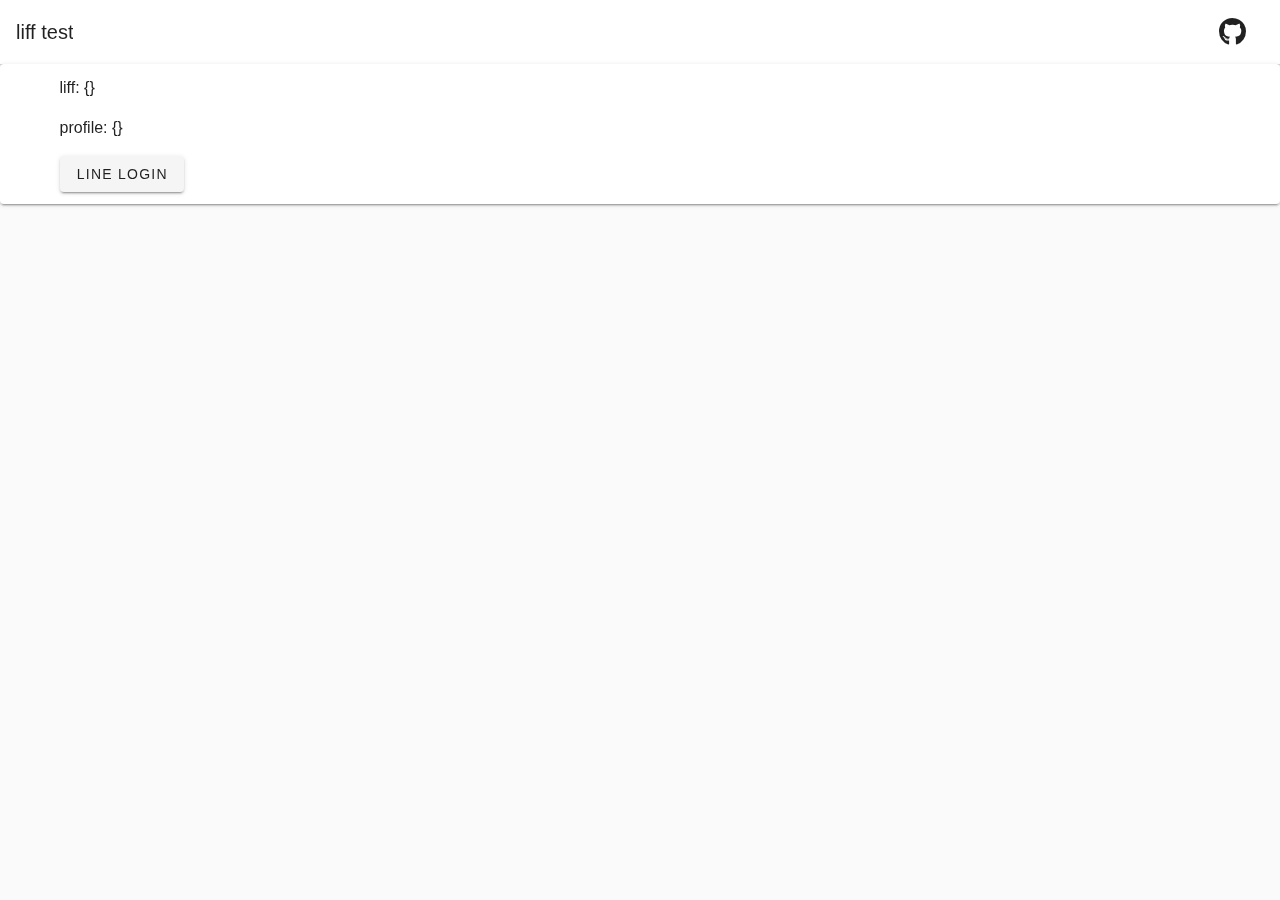
<file: liff/index.html>
<!DOCTYPE html><html lang=en><head><meta charset=utf-8><meta http-equiv=X-UA-Compatible content="IE=edge"><meta name=viewport content="width=device-width,initial-scale=1"><title>Test liff</title><link href=js/app.e38e5192.js rel=preload as=script></head><body><noscript><strong>We're sorry but satsolverjs doesn't work properly without JavaScript enabled. Please enable it to continue.</strong></noscript><div id=app></div><script src=js/app.e38e5192.js></script></body></html>
</file>
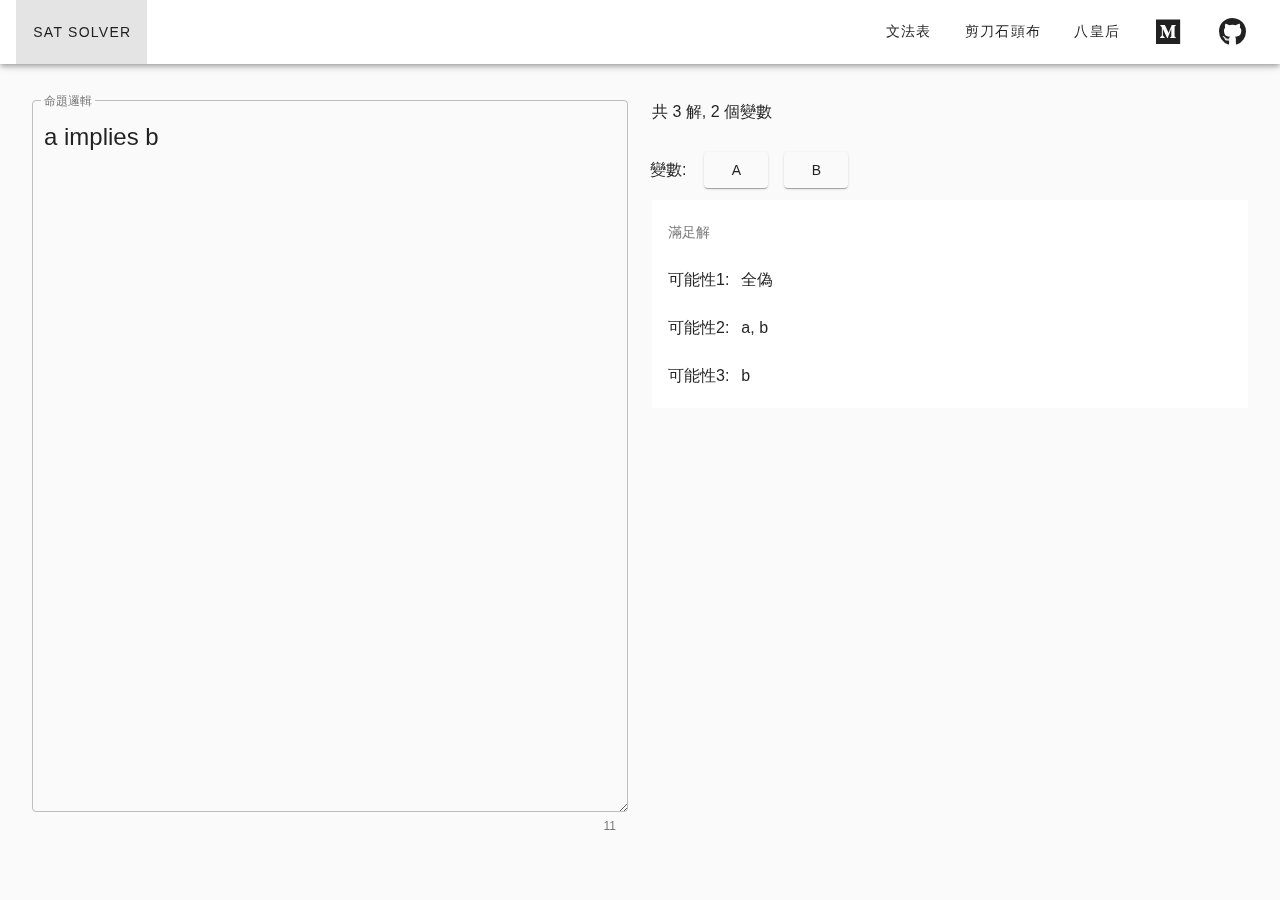
<file: satsolver/index.html>
<!DOCTYPE html><html lang=en><head><meta charset=utf-8><meta http-equiv=X-UA-Compatible content="IE=edge"><meta name=viewport content="width=device-width,initial-scale=1"><title>satsolverjs</title><link href=js/about.8ae2c311.js rel=prefetch><link href=js/example.3d875cdb.js rel=prefetch><link href=css/app.13ba172d.css rel=preload as=style><link href=css/chunk-vendors.80ef840f.css rel=preload as=style><link href=js/app.e2f2c4e3.js rel=preload as=script><link href=js/chunk-vendors.59c91d23.js rel=preload as=script><link href=css/chunk-vendors.80ef840f.css rel=stylesheet><link href=css/app.13ba172d.css rel=stylesheet><link rel=icon type=image/png sizes=32x32 href=img/icons/favicon-32x32.png><link rel=icon type=image/png sizes=16x16 href=img/icons/favicon-16x16.png><link rel=manifest href=manifest.json><meta name=theme-color content=#4DBA87><meta name=apple-mobile-web-app-capable content=no><meta name=apple-mobile-web-app-status-bar-style content=default><meta name=apple-mobile-web-app-title content=satsolverjs><link rel=apple-touch-icon href=img/icons/apple-touch-icon-152x152.png><link rel=mask-icon href=img/icons/safari-pinned-tab.svg color=#4DBA87><meta name=msapplication-TileImage content=img/icons/msapplication-icon-144x144.png><meta name=msapplication-TileColor content=#000000></head><body><noscript><strong>We're sorry but satsolverjs doesn't work properly without JavaScript enabled. Please enable it to continue.</strong></noscript><div id=app></div><script src=js/chunk-vendors.59c91d23.js></script><script src=js/app.e2f2c4e3.js></script></body></html>
</file>
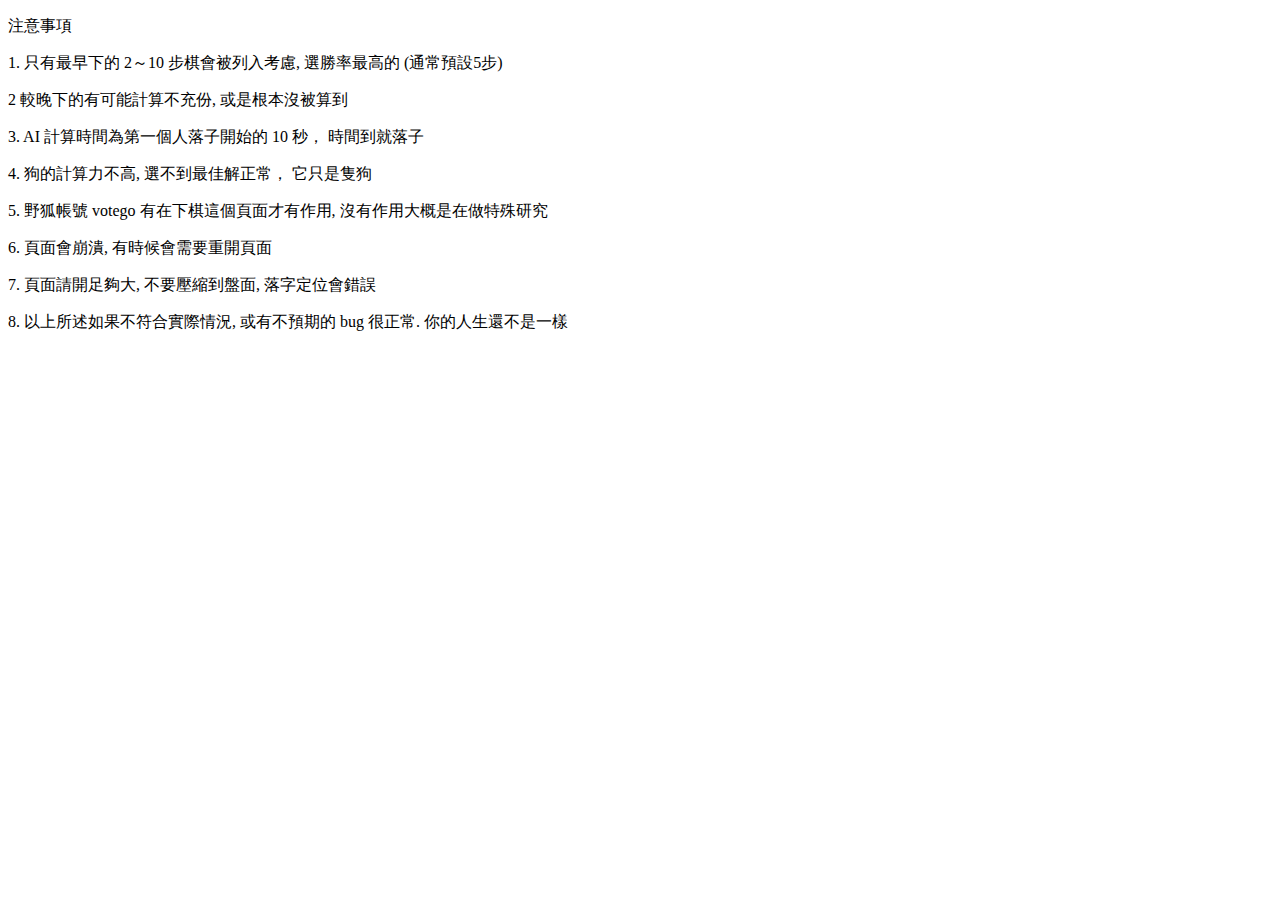
<file: votego/index.html>
<!DOCTYPE html>
<html>
  <head>
    <link rel="stylesheet" href="game.css"></link>
    <link rel="stylesheet" href="tenuki/tenuki.min.css"></link>
    <script type="text/javascript" src="tenuki/tenuki.js"></script>
    <script type="text/javascript" src="paho-mqtt-min.js"></script>
    <script type="text/javascript" src="utils.js"></script>
  </head>
  <body>
    <div style="position: relative">
      <div id="board"></div>
      <div id="suggest"></div>
      <div id="playable"></div>
      <p>注意事項</p>
      <p> 1. 只有最早下的 2～10 步棋會被列入考慮, 選勝率最高的 (通常預設5步) </p>
      <p> 2  較晚下的有可能計算不充份, 或是根本沒被算到</p>
      <p> 3. AI 計算時間為第一個人落子開始的 10 秒， 時間到就落子 </p>
      <p> 4. 狗的計算力不高, 選不到最佳解正常， 它只是隻狗 </p>
      <p> 5. 野狐帳號 votego 有在下棋這個頁面才有作用, 沒有作用大概是在做特殊研究 </p>
      <p> 6. 頁面會崩潰, 有時候會需要重開頁面 </p>
      <p> 7. 頁面請開足夠大, 不要壓縮到盤面, 落字定位會錯誤 </p>
      <p> 8. 以上所述如果不符合實際情況, 或有不預期的 bug 很正常. 你的人生還不是一樣</p>
    </div>
    <script>
      const board = document.querySelector('#board');
      const suggest = document.querySelector('#suggest');
      const playable = document.querySelector('#playable');

      // connection
      const api_host = 'https://votego.pochanglee.com';
      const api = createAPI(api_host)
      const mqtt_host = 'mqtt.pochanglee.com';
      const port = 443;
      const topics = ['/votego/1', '/suggest/1']

      let game
      let suggestGame
      let suggests = [];
      let data
      let canPlay = true;

      function run() {
        fetch(api_host + '/api/board/1').then(function (response) {

          response.json().then(function (d) {
            game = createBoard(board, d);
            suggestGame = setup_suggest(d);
            data = d
            start()
          })
        });

      }
      run()


      function start() {
        let client = getClient(mqtt_host, port)

        client.onMessageArrived = function (payload) {
          console.log(payload.topic)
          if (payload.topic == '/votego/1') {
            data = JSON.parse(payload.payloadString);
            board.textContent = '';
            playable.textContent = '';
            game = createBoard(board, data);
            suggest.className = game.currentPlayer();
            canPlay = true;
            suggests = [];
  /*
            // create playable board
            createBoard(playable, data, {
              _hooks: {
                hoverValue: function (y, x) {
                  if (canPlay) {
                    return game.currentPlayer();
                  }
                },
                handleClick: function (y, x) {
                  if (canPlay) {
                    canPlay = false;
                    api({
                      method: 'post',
                      path: '/api/move/1',
                      data: {
                        step: data.step,
                        y: y,
                        x: x,
                      },
                    });
                  }
                },
              }
            });
            */
          }
          if (payload.topic == '/suggest/1') {
            suggests.push(JSON.parse(payload.payloadString));
          }
          if (data){
            setup_suggest(data)
          }
        }

      }
      function setup_suggest(data) {
          let suggestData = JSON.parse(JSON.stringify(data));
          suggestData.moves = []
          suggestData.rule.handicaps = suggests.slice()

          suggest.textContent = '';
          suggestGame = createBoard(suggest, suggestData, {
            _hooks: {
              handleClick: function (y, x) {
                if (canPlay) {
                  console.log(data);
                  console.log('play', y, x);
                  canPlay = false;
                  api({
                    method: 'post',
                    path: '/api/suggest/1',
                    data: {
                      step: data.step,
                      y: y,
                      x: x,
                    }
                  });
                }
                canPlay = false;
              },
              hoverValue: function (y, x) {
                if (canPlay) {
                  return game.currentPlayer();
                }
              },
            },
          });
      }
    </script>
  </body>
</html>
</file>
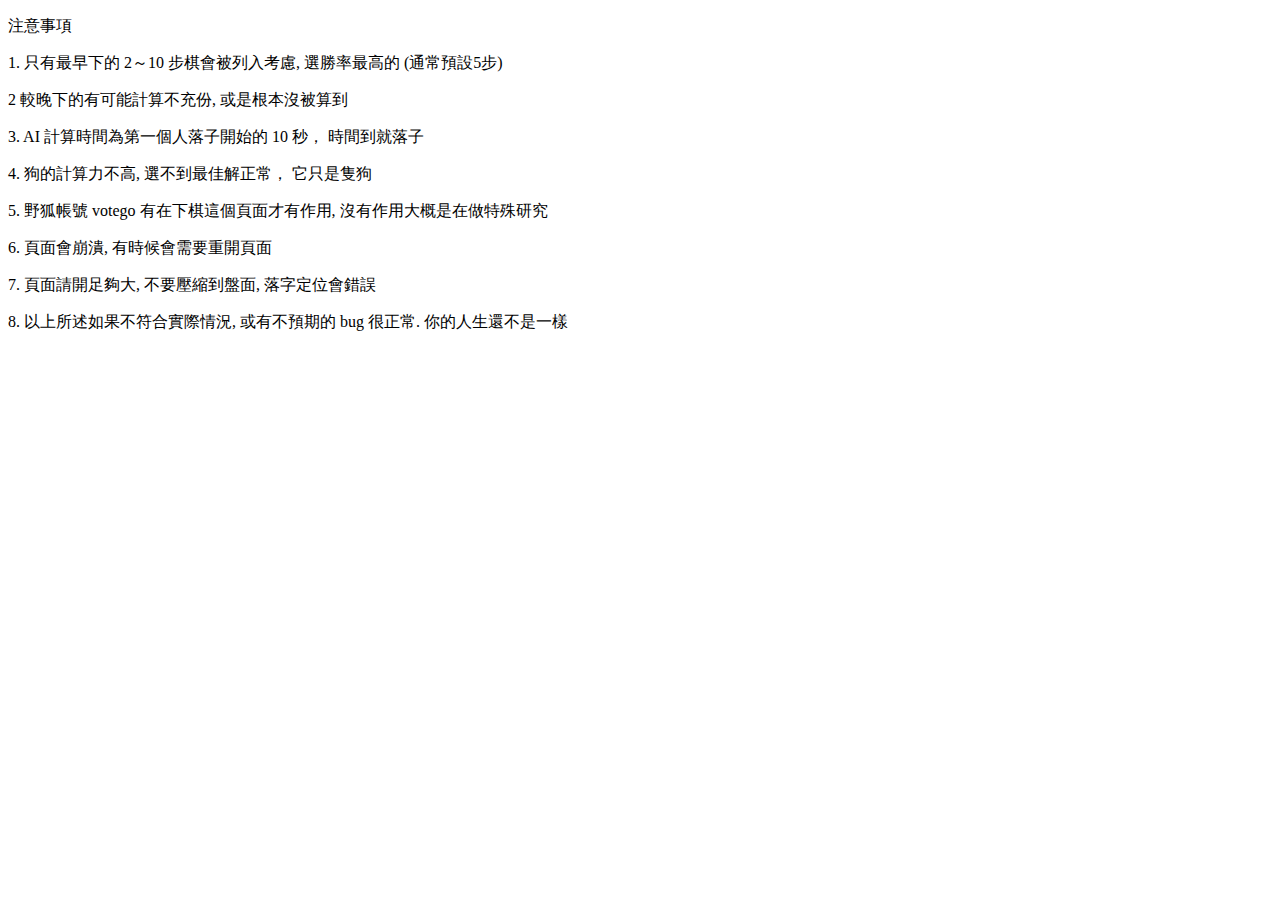
<file: votego/multi.html>
<!DOCTYPE html>
<html>
  <head>
    <link rel="stylesheet" href="game.css"></link>
    <link rel="stylesheet" href="tenuki/tenuki.min.css"></link>
    <script type="text/javascript" src="tenuki/tenuki.js"></script>
    <script type="text/javascript" src="paho-mqtt-min.js"></script>
    <script type="text/javascript" src="utils.js"></script>
  </head>
  <body>
    <div style="position: relative">
      <div id="board"></div>
      <div id="suggest"></div>
      <div id="playable"></div>
      <p>注意事項</p>
      <p> 1. 只有最早下的 2～10 步棋會被列入考慮, 選勝率最高的 (通常預設5步) </p>
      <p> 2  較晚下的有可能計算不充份, 或是根本沒被算到</p>
      <p> 3. AI 計算時間為第一個人落子開始的 10 秒， 時間到就落子 </p>
      <p> 4. 狗的計算力不高, 選不到最佳解正常， 它只是隻狗 </p>
      <p> 5. 野狐帳號 votego 有在下棋這個頁面才有作用, 沒有作用大概是在做特殊研究 </p>
      <p> 6. 頁面會崩潰, 有時候會需要重開頁面 </p>
      <p> 7. 頁面請開足夠大, 不要壓縮到盤面, 落字定位會錯誤 </p>
      <p> 8. 以上所述如果不符合實際情況, 或有不預期的 bug 很正常. 你的人生還不是一樣</p>
    </div>
    <script>
      const board = document.querySelector('#board');
      const suggest = document.querySelector('#suggest');
      const playable = document.querySelector('#playable');

      // connection
      const api_host = 'https://votego.pochanglee.com';
      const api = createAPI(api_host)
      const mqtt_host = 'mqtt.pochanglee.com';
      const port = 443;
      const topics = ['/votego/1', '/suggest/1']

      let game
      let suggestGame
      let suggests = [];
      let data
      let canPlay = true;

      function run() {
        fetch(api_host + '/api/board/1').then(function (response) {

          response.json().then(function (d) {
            game = createBoard(board, d);
            suggestGame = setup_suggest(d);
            data = d
            start()
          })
        });

      }
      run()


      function start() {
        let client = getClient(mqtt_host, port)

        client.onMessageArrived = function (payload) {
          if (payload.topic == '/votego/1') {
            data = JSON.parse(payload.payloadString);
            board.textContent = '';
            playable.textContent = '';
            game = createBoard(board, data);
            suggest.className = game.currentPlayer();
            canPlay = true;
            suggests = [];
          }
          if (payload.topic == '/suggest/1') {
            suggests.push(JSON.parse(payload.payloadString));
          }
          if (data){
            setup_suggest(data)
          }
        }

      }
      function setup_suggest(data) {
          let suggestData = JSON.parse(JSON.stringify(data));
          suggestData.moves = []
          suggestData.rule.handicaps = suggests.slice()

          suggest.textContent = '';
          suggestGame = createBoard(suggest, suggestData, {
            _hooks: {
              handleClick: function (y, x) {
                if (canPlay) {
                  console.log(data);
                  console.log('play', y, x);
                  canPlay = true;
                  api({
                    method: 'post',
                    path: '/api/suggest/1',
                    data: {
                      step: data.step,
                      y: y,
                      x: x,
                    }
                  });
                }
                canPlay = true;
              },
              hoverValue: function (y, x) {
                if (canPlay) {
                  return game.currentPlayer();
                }
              },
            },
          });
      }
    </script>
  </body>
</html>
</file>
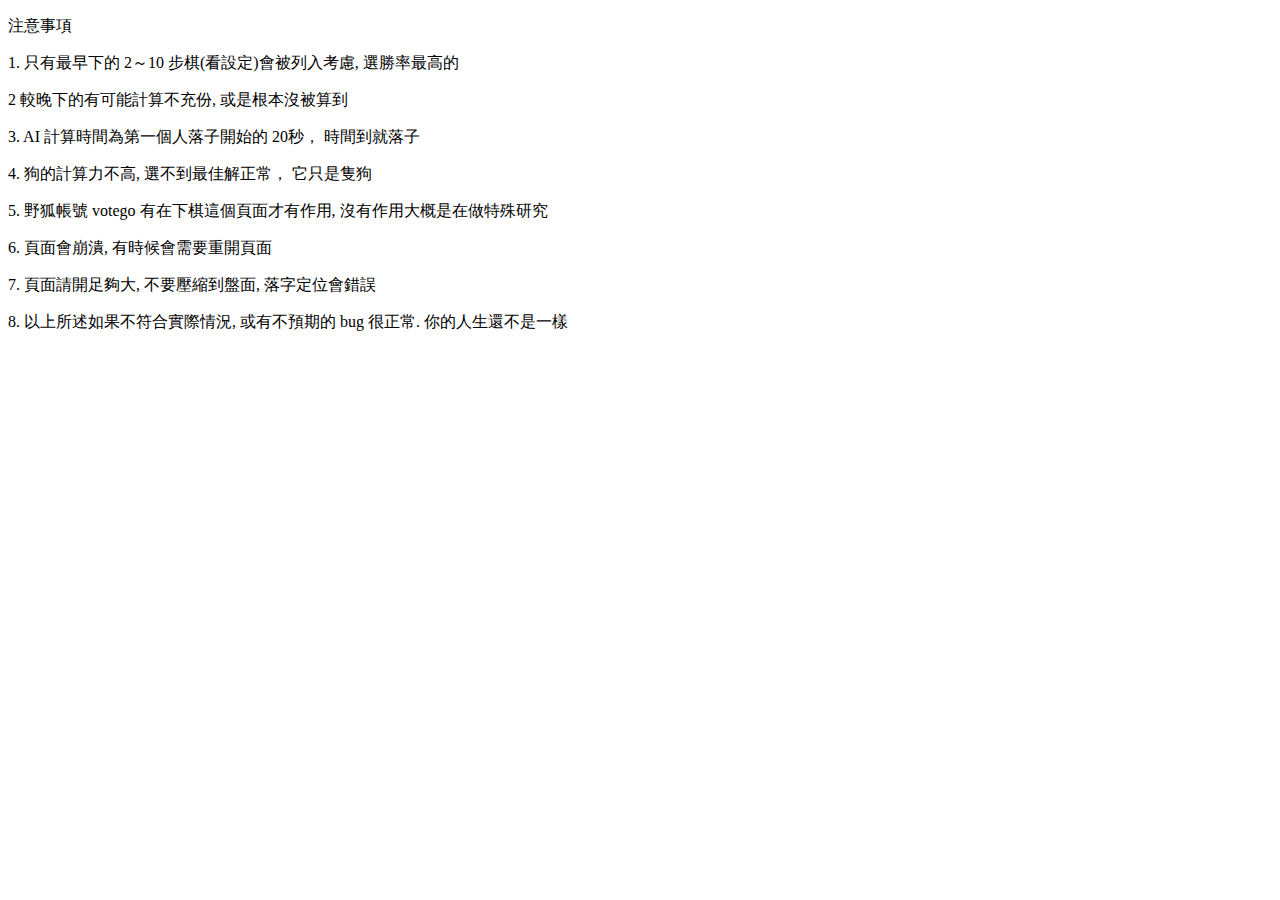
<file: votego/selfplay.html>
<!DOCTYPE html>
<html>
  <head>
    <link rel="stylesheet" href="game.css"></link>
    <link rel="stylesheet" href="tenuki/tenuki.min.css"></link>
    <script type="text/javascript" src="tenuki/tenuki.js"></script>
    <script type="text/javascript" src="paho-mqtt-min.js"></script>
    <script type="text/javascript" src="utils.js"></script>
  </head>
  <body>
    <div style="position: relative">
      <div id="board"></div>
      <div id="suggest"></div>
      <div id="playable"></div>
      <p>注意事項</p>
      <p> 1. 只有最早下的 2～10 步棋(看設定)會被列入考慮, 選勝率最高的 </p>
      <p> 2  較晚下的有可能計算不充份, 或是根本沒被算到</p>
      <p> 3. AI 計算時間為第一個人落子開始的 20秒， 時間到就落子 </p>
      <p> 4. 狗的計算力不高, 選不到最佳解正常， 它只是隻狗 </p>
      <p> 5. 野狐帳號 votego 有在下棋這個頁面才有作用, 沒有作用大概是在做特殊研究 </p>
      <p> 6. 頁面會崩潰, 有時候會需要重開頁面 </p>
      <p> 7. 頁面請開足夠大, 不要壓縮到盤面, 落字定位會錯誤 </p>
      <p> 8. 以上所述如果不符合實際情況, 或有不預期的 bug 很正常. 你的人生還不是一樣</p>
    </div>
    <script>
      const board = document.querySelector('#board');
      const suggest = document.querySelector('#suggest');
      const playable = document.querySelector('#playable');

      // connection
      const api_host = 'http://127.0.0.1:8000';
      const api = createAPI(api_host)
      const mqtt_host = 'mqtt.pochanglee.com';
      const port = 443;
      const topics = ['/votego/0', '/suggest/0']

      let game
      let suggestGame
      let suggests = [];
      let data
      let canPlay = true;

      async function run() {
        await startGame();
        fetch(api_host + '/api/board/0').then(function (response) {

          response.json().then(function (data) {
            game = createBoard(board, data);
            suggestGame = setup_suggest(data);
            start();
          })
        });

      }
      run()

      function startGame(){
        return new Promise(function (resolve, reject) {
          const socket = new WebSocket('ws://localhost:8000/ws/self_play/0');
          socket.addEventListener('open', resolve);
        });
      }

      async function start() {
        let client = getClient(mqtt_host, port)

        client.onMessageArrived = function (payload) {
          console.log(payload.topic)
          if (payload.topic == '/votego/0') {
            data = JSON.parse(payload.payloadString);
            board.textContent = '';
            playable.textContent = '';
            game = createBoard(board, data);
            suggest.className = game.currentPlayer();
            canPlay = true;
            suggests = [];
          }
          if (payload.topic == '/suggest/0') {
            suggests.push(JSON.parse(payload.payloadString));
          }
          if (data){
            setup_suggest(data)
          }
        }

      }
      function setup_suggest(data) {
          let suggestData = JSON.parse(JSON.stringify(data));
          suggestData.moves = []
          suggestData.rule.handicaps = suggests.slice()

          suggest.textContent = '';
          suggestGame = createBoard(suggest, suggestData, {
            _hooks: {
              handleClick: function (y, x) {
                if (canPlay) {
                  console.log(data);
                  console.log('play', y, x);
                  canPlay = true;
                  api({
                    method: 'post',
                    path: '/api/suggest/0',
                    data: {
                      step: data.step,
                      y: y,
                      x: x,
                    }
                  });
                }
                canPlay = true;
              },
              hoverValue: function (y, x) {
                if (canPlay) {
                  return game.currentPlayer();
                }
              },
            },
          });
      }
    </script>
  </body>
</html>
</file>
<file: votego/game.css>
#suggest .coordinates,
#suggest .lines,
#suggest .marker,
#suggest .ko-marker,
#suggest .territory-marker,
#suggest .hoshi,
#suggest .stone-shadow {
    display: none;
}

#playable .coordinates,
#playable .lines,
#playable .marker,
#playable .ko-marker,
#playable .territory-marker,
#playable .hoshi,
#playable .stone-shadow {
    display: none;
}

#suggest .tenuki-inner-container,
#playable .tenuki-inner-container {
    background-color: transparent !important;
}

#suggest,
#playable {
    top: 0;
    left: 0;
    position: absolute;
}

#suggest .occupied:not(.hovered) .stone {
    fill: green !important;
    stroke: green !important;
    opacity: 0.3;
}

#suggest.white .hovered .stone {
    fill: white !important;
    stroke: white !important;
}

#suggest.black .hovered .stone {
    fill: black !important;
    stroke: black !important;
    opacity: 0.5
}

body {
    min-width: 700px;
}
</file>
<file: votego/tenuki/tenuki.min.css>
/*!
 * Tenuki v0.3.1 (https://github.com/aprescott/tenuki)
 * Copyright © 2016-2019 Adam Prescott.
 * Licensed under the MIT license.
 */
.tenuki-dom-renderer.tenuki-board{position:relative;-webkit-user-select:none;user-select:none;-webkit-tap-highlight-color:transparent;overflow:hidden;cursor:default}.tenuki-dom-renderer.tenuki-board .tenuki-inner-container{background:#ebc98a}.tenuki-dom-renderer.tenuki-board .tenuki-zoom-container{transition:transform .2s ease-in-out;transform:scale(1)}.tenuki-dom-renderer.tenuki-board[data-include-coordinates=true] .cancel-zoom.visible,.tenuki-dom-renderer.tenuki-board[data-include-coordinates=true] .cancel-zoom.visible+.cancel-zoom-backdrop{margin-left:25px;margin-bottom:25px}.tenuki-dom-renderer.tenuki-board .lines{position:absolute;top:0;left:0;margin:18px}.tenuki-dom-renderer.tenuki-board[data-include-coordinates=true] .lines{margin:43px}.tenuki-dom-renderer.tenuki-board .line{background:#997f48;float:left;position:relative}.tenuki-dom-renderer.tenuki-board .line.horizontal{height:1px;width:100%;margin-bottom:28px;clear:left}.tenuki-dom-renderer.tenuki-board .line.vertical{width:1px;height:100%;margin-right:28px}.tenuki-dom-renderer.tenuki-board .line.vertical:last-child{margin-right:-1px}.tenuki-dom-renderer.tenuki-board[data-include-coordinates=true] .line.horizontal:after,.tenuki-dom-renderer.tenuki-board[data-include-coordinates=true] .line.horizontal:before,.tenuki-dom-renderer.tenuki-board[data-include-coordinates=true] .line.vertical:after,.tenuki-dom-renderer.tenuki-board[data-include-coordinates=true] .line.vertical:before{width:20px;height:20px;text-align:center;line-height:20px;font-family:sans-serif;color:#8b7341;display:block;font-size:14px}.tenuki-dom-renderer.tenuki-board[data-include-coordinates=true] .line.vertical:after,.tenuki-dom-renderer.tenuki-board[data-include-coordinates=true] .line.vertical:before{content:attr(data-top-gutter)}.tenuki-dom-renderer.tenuki-board[data-include-coordinates=true] .line.horizontal:after,.tenuki-dom-renderer.tenuki-board[data-include-coordinates=true] .line.horizontal:before{content:attr(data-left-gutter)}.tenuki-dom-renderer.tenuki-board[data-include-coordinates=true] .line.vertical:before{margin-left:-10px;margin-top:-38px}.tenuki-dom-renderer.tenuki-board[data-include-coordinates=true] .line.vertical:after{position:absolute;bottom:0;left:0;margin-left:-10px;margin-bottom:-38px}.tenuki-dom-renderer.tenuki-board[data-include-coordinates=true] .line.horizontal:before{margin-left:-38px;margin-top:-10px}.tenuki-dom-renderer.tenuki-board[data-include-coordinates=true] .line.horizontal:after{position:absolute;top:0;right:0;margin-right:-38px;margin-top:-10px}.tenuki-dom-renderer.tenuki-board .hoshi{margin-top:16px;margin-left:16px}.tenuki-dom-renderer.tenuki-board[data-include-coordinates=true] .hoshi{margin-top:41px;margin-left:41px}.tenuki-dom-renderer.tenuki-board .hoshi{width:calc(2 * 2px + 1px);height:calc(2 * 2px + 1px);border-radius:50%;background:#8b7341;position:absolute}.tenuki-dom-renderer.tenuki-board .intersections{position:absolute;top:4px;left:4px}.tenuki-dom-renderer.tenuki-board[data-include-coordinates=true] .intersections{margin-top:25px;margin-left:25px}.tenuki-dom-renderer.tenuki-board .intersection{width:29px;height:29px}.tenuki-dom-renderer.tenuki-board-nonflat,.tenuki-dom-renderer.tenuki-board-nonflat .intersections,.tenuki-dom-renderer.tenuki-board-nonflat .tenuki-inner-container,.tenuki-dom-renderer.tenuki-board-nonflat .tenuki-zoom-container{transform:scale(1) translate3d(0,0,0)}.tenuki-dom-renderer.tenuki-board-nonflat.tenuki-smaller-stones .intersection{width:27px;height:27px;border:1px solid transparent}.tenuki-dom-renderer.tenuki-board-nonflat.tenuki-fuzzy-placement .occupied{transition:.1s margin}.tenuki-dom-renderer.tenuki-board-nonflat.tenuki-fuzzy-placement .intersection.played{transition:none}.tenuki-dom-renderer.tenuki-board-nonflat.tenuki-fuzzy-placement .intersection.v-shift-up{margin-top:-1px}.tenuki-dom-renderer.tenuki-board-nonflat.tenuki-fuzzy-placement .intersection.v-shift-upup{margin-top:-2px}.tenuki-dom-renderer.tenuki-board-nonflat.tenuki-fuzzy-placement .intersection.v-shift-down{margin-top:1px}.tenuki-dom-renderer.tenuki-board-nonflat.tenuki-fuzzy-placement .intersection.v-shift-downdown{margin-top:2px}.tenuki-dom-renderer.tenuki-board-nonflat.tenuki-fuzzy-placement .intersection.h-shift-left{margin-left:-1px}.tenuki-dom-renderer.tenuki-board-nonflat.tenuki-fuzzy-placement .intersection.h-shift-leftleft{margin-left:-2px}.tenuki-dom-renderer.tenuki-board-nonflat.tenuki-fuzzy-placement .intersection.h-shift-right{margin-left:1px}.tenuki-dom-renderer.tenuki-board-nonflat.tenuki-fuzzy-placement .intersection.h-shift-rightright{margin-left:2px}.tenuki-dom-renderer.tenuki-board .intersection,.tenuki-dom-renderer.tenuki-board .intersection .stone{position:absolute}.tenuki-dom-renderer.tenuki-board .empty.hovered .stone,.tenuki-dom-renderer.tenuki-board .occupied .stone{content:"";display:block;border-radius:50%;border:1px solid #000;width:calc(100% - 2px);height:calc(100% - 2px)}.tenuki-dom-renderer.tenuki-board .intersection.occupied.played .stone:after{content:"";display:block;width:5px;height:5px;border-radius:50%;border:2px solid;position:absolute;left:calc((100% + 2px + 1px)/ 2);top:calc((100% + 2px + 1px)/ 2);margin-left:-6px;margin-top:-6px;z-index:2}.tenuki-dom-renderer.tenuki-board .intersection.white.occupied.played .stone:after{color:#000;background:#000}.tenuki-dom-renderer.tenuki-board .intersection.black.occupied.played .stone:after{color:#fff;background:#fff}.tenuki-dom-renderer.tenuki-board .empty.hovered.white .stone,.tenuki-dom-renderer.tenuki-board .occupied.white .stone{background:#fff;border-color:#676767}.tenuki-dom-renderer.tenuki-board .empty.hovered.white .stone{border-color:#000}.tenuki-dom-renderer.tenuki-board .empty.hovered.black .stone,.tenuki-dom-renderer.tenuki-board .occupied.black .stone{background:#000}.tenuki-dom-renderer.tenuki-board .intersection.dead .stone,.tenuki-dom-renderer.tenuki-board .intersection.empty.hovered .stone{opacity:.5}.tenuki-dom-renderer.tenuki-board-nonflat .intersection.dead .stone{opacity:.7}.tenuki-dom-renderer.tenuki-board .intersection.ko .stone{background:0 0!important;width:11px!important;height:11px!important;border:1px solid #000!important;border-radius:0!important;left:50%!important;top:50%!important;opacity:1!important;position:absolute;margin-top:calc(-1px - 6px);margin-left:calc(-1px - 6px)}.tenuki-dom-renderer.tenuki-board .intersection.occupied.black.dead .stone,.tenuki-dom-renderer.tenuki-board .intersection.occupied.black.white .stone{border-color:rgba(0,0,0,.5)}.tenuki-dom-renderer.tenuki-board .intersection.occupied.black.dead .stone{background:rgba(0,0,0,.5)}.tenuki-dom-renderer.tenuki-board .intersection.occupied.white.dead .stone{background:rgba(255,255,255,.5)}.tenuki-dom-renderer.tenuki-board .intersection.territory-black:after,.tenuki-dom-renderer.tenuki-board .intersection.territory-white:after{content:"";display:block;width:calc(25% + 4px);height:calc(25% + 4px);position:absolute;left:50%;top:50%;margin-left:calc((-25% - 4px)/ 2);margin-top:calc((-25% - 4px)/ 2)}.tenuki-dom-renderer.tenuki-board .intersection.territory-black:after{background:#000}.tenuki-dom-renderer.tenuki-board .intersection.territory-white:after{background:#fff}.tenuki-dom-renderer.tenuki-board-nonflat .occupied .stone{box-shadow:0 1.5px 0 rgba(62,62,62,.38)}.tenuki-dom-renderer.tenuki-board-nonflat .intersection.dead .stone{box-shadow:0 1.5px 0 rgba(62,62,62,.19)}.tenuki-dom-renderer.tenuki-board-nonflat .empty.hovered.black .stone,.tenuki-dom-renderer.tenuki-board-nonflat .occupied.black .stone{border-color:#474747}.tenuki-dom-renderer.tenuki-board-nonflat .empty.hovered.white .stone,.tenuki-dom-renderer.tenuki-board-nonflat .occupied.white .stone{border-color:#dedede}.tenuki-dom-renderer.tenuki-board-nonflat .occupied .stone:before{content:"";position:absolute;top:0;left:0;width:100%;height:100%;border-radius:50%;z-index:2}.tenuki-dom-renderer.tenuki-board-nonflat .occupied.black .stone:before{background:radial-gradient(circle at 50% 15%,#616161,#39363d 50%)}.tenuki-dom-renderer.tenuki-board-nonflat .occupied.white .stone:before{background:radial-gradient(circle at 50% 15%,#fff,#fafdfc 70%)}.tenuki-board.tenuki-scaled .cancel-zoom.visible{background:#b95858;height:70px;width:20px;position:absolute;transform:rotateZ(45deg);bottom:62px;z-index:2;left:89px}.tenuki-board.tenuki-svg-renderer.tenuki-scaled .cancel-zoom.visible{left:87px}.tenuki-board.tenuki-scaled .cancel-zoom.visible:after{background:#b95858;content:"";height:20px;left:-25px;position:absolute;top:25px;width:70px}.tenuki-board.tenuki-scaled .cancel-zoom.visible+.cancel-zoom-backdrop{position:absolute;z-index:1;bottom:48px;background:rgba(235,201,138,.81);border-radius:50%;width:100px;height:100px;left:49px}.tenuki-board.tenuki-svg-renderer.tenuki-scaled .cancel-zoom.visible+.cancel-zoom-backdrop{width:99px;height:98px;left:47px}.tenuki-svg-renderer{-webkit-user-select:none;user-select:none;cursor:default}.tenuki-svg-renderer.tenuki-board-nonflat .intersections,.tenuki-svg-renderer.tenuki-board-nonflat .tenuki-zoom-container,.tenuki-svg-renderer.tenuki-board-nonflat svg{transform:translate3d(0,0,0)}.tenuki-svg-renderer.tenuki-board{position:relative;overflow:hidden;-webkit-tap-highlight-color:transparent}.tenuki-svg-renderer.tenuki-board .line-box{stroke:#997f48;fill:transparent}.tenuki-svg-renderer.tenuki-board .hoshi{stroke:#8b7341;fill:#8b7341}.tenuki-svg-renderer.tenuki-board .tenuki-inner-container{background-color:#ebc98a}.tenuki-svg-renderer.tenuki-board .tenuki-zoom-container{transition:transform .2s ease-in-out}.tenuki-svg-renderer.tenuki-board .intersection,.tenuki-svg-renderer.tenuki-board .intersection .stone{fill:transparent;stroke:transparent}.tenuki-svg-renderer.tenuki-board .intersection.black .stone{fill:#000;stroke:#000}.tenuki-svg-renderer.tenuki-board .intersection.white .stone{fill:#fff;stroke:#676767}.tenuki-svg-renderer.tenuki-board .intersection.dead .stone,.tenuki-svg-renderer.tenuki-board .intersection.dead .stone-shadow,.tenuki-svg-renderer.tenuki-board .intersection.hovered .stone{opacity:.5}.tenuki-svg-renderer.tenuki-board-nonflat .intersection.dead .stone,.tenuki-svg-renderer.tenuki-board-nonflat .intersection.dead .stone-shadow{opacity:.7}.tenuki-svg-renderer.tenuki-board .intersection.dead.white .stone,.tenuki-svg-renderer.tenuki-board .intersection.hovered.white .stone{stroke:#000}.tenuki-svg-renderer.tenuki-board .intersection .ko-marker,.tenuki-svg-renderer.tenuki-board .intersection .marker,.tenuki-svg-renderer.tenuki-board .intersection .territory-marker{visibility:hidden}.tenuki-svg-renderer.tenuki-board .intersection.black .marker{fill:#fff}.tenuki-svg-renderer.tenuki-board .intersection.white .marker{fill:#000}.tenuki-svg-renderer.tenuki-board .intersection.ko .ko-marker{stroke:#000}.tenuki-svg-renderer.tenuki-board .intersection.territory-black .territory-marker{fill:#000}.tenuki-svg-renderer.tenuki-board .intersection.territory-white .territory-marker{fill:#fff}.tenuki-svg-renderer.tenuki-board .intersection.ko .ko-marker,.tenuki-svg-renderer.tenuki-board .intersection.played .marker,.tenuki-svg-renderer.tenuki-board .intersection.territory-black .territory-marker,.tenuki-svg-renderer.tenuki-board .intersection.territory-white .territory-marker{visibility:visible}.tenuki-svg-renderer.tenuki-board-nonflat .intersection.hovered.black .stone,.tenuki-svg-renderer.tenuki-board-nonflat .intersection.hovered.white .stone{filter:none!important}.tenuki-svg-renderer.tenuki-board-nonflat .intersection.black .stone,.tenuki-svg-renderer.tenuki-board-nonflat .intersection.dead.black .stone,.tenuki-svg-renderer.tenuki-board-nonflat .intersection.hovered.black .stone{stroke:#474747}.tenuki-svg-renderer.tenuki-board-nonflat .intersection.black .stone-shadow,.tenuki-svg-renderer.tenuki-board-nonflat .intersection.white .stone-shadow{fill:rgba(61,61,61,.38)}.tenuki-svg-renderer.tenuki-board-nonflat .intersection.dead .stone-shadow{fill:rgba(61,61,61,.19)}.tenuki-svg-renderer.tenuki-board-nonflat .intersection.hovered.black .stone-shadow,.tenuki-svg-renderer.tenuki-board-nonflat .intersection.hovered.white .stone-shadow{fill:none}.tenuki-svg-renderer.tenuki-board-nonflat .intersection.dead.white .stone,.tenuki-svg-renderer.tenuki-board-nonflat .intersection.hovered.white .stone,.tenuki-svg-renderer.tenuki-board-nonflat .intersection.white .stone{stroke:#dedede}.tenuki-svg-renderer.tenuki-board-nonflat.tenuki-fuzzy-placement .intersection.occupied,.tenuki-svg-renderer.tenuki-board-nonflat.tenuki-fuzzy-placement .intersection.occupied .intersection-inner-container{transition:.1s transform}.tenuki-svg-renderer.tenuki-board-nonflat.tenuki-fuzzy-placement .intersection.played,.tenuki-svg-renderer.tenuki-board-nonflat.tenuki-fuzzy-placement .intersection.played .intersection-inner-container{transition:none}.tenuki-svg-renderer.tenuki-board-nonflat.tenuki-fuzzy-placement .intersection.v-shift-up{transform:translateY(-1px)}.tenuki-svg-renderer.tenuki-board-nonflat.tenuki-fuzzy-placement .intersection.v-shift-upup{transform:translateY(-2px)}.tenuki-svg-renderer.tenuki-board-nonflat.tenuki-fuzzy-placement .intersection.v-shift-down{transform:translateY(1px)}.tenuki-svg-renderer.tenuki-board-nonflat.tenuki-fuzzy-placement .intersection.v-shift-downdown{transform:translateY(2px)}.tenuki-svg-renderer.tenuki-board-nonflat.tenuki-fuzzy-placement .intersection.h-shift-left .intersection-inner-container{transform:translateX(-1px)}.tenuki-svg-renderer.tenuki-board-nonflat.tenuki-fuzzy-placement .intersection.h-shift-leftleft .intersection-inner-container{transform:translateX(-2px)}.tenuki-svg-renderer.tenuki-board-nonflat.tenuki-fuzzy-placement .intersection.h-shift-right .intersection-inner-container{transform:translateX(1px)}.tenuki-svg-renderer.tenuki-board-nonflat.tenuki-fuzzy-placement .intersection.h-shift-rightright .intersection-inner-container{transform:translateX(2px)}.tenuki-svg-renderer .coordinates{fill:#8b7341;font-family:sans-serif;font-size:14px}
</file>
